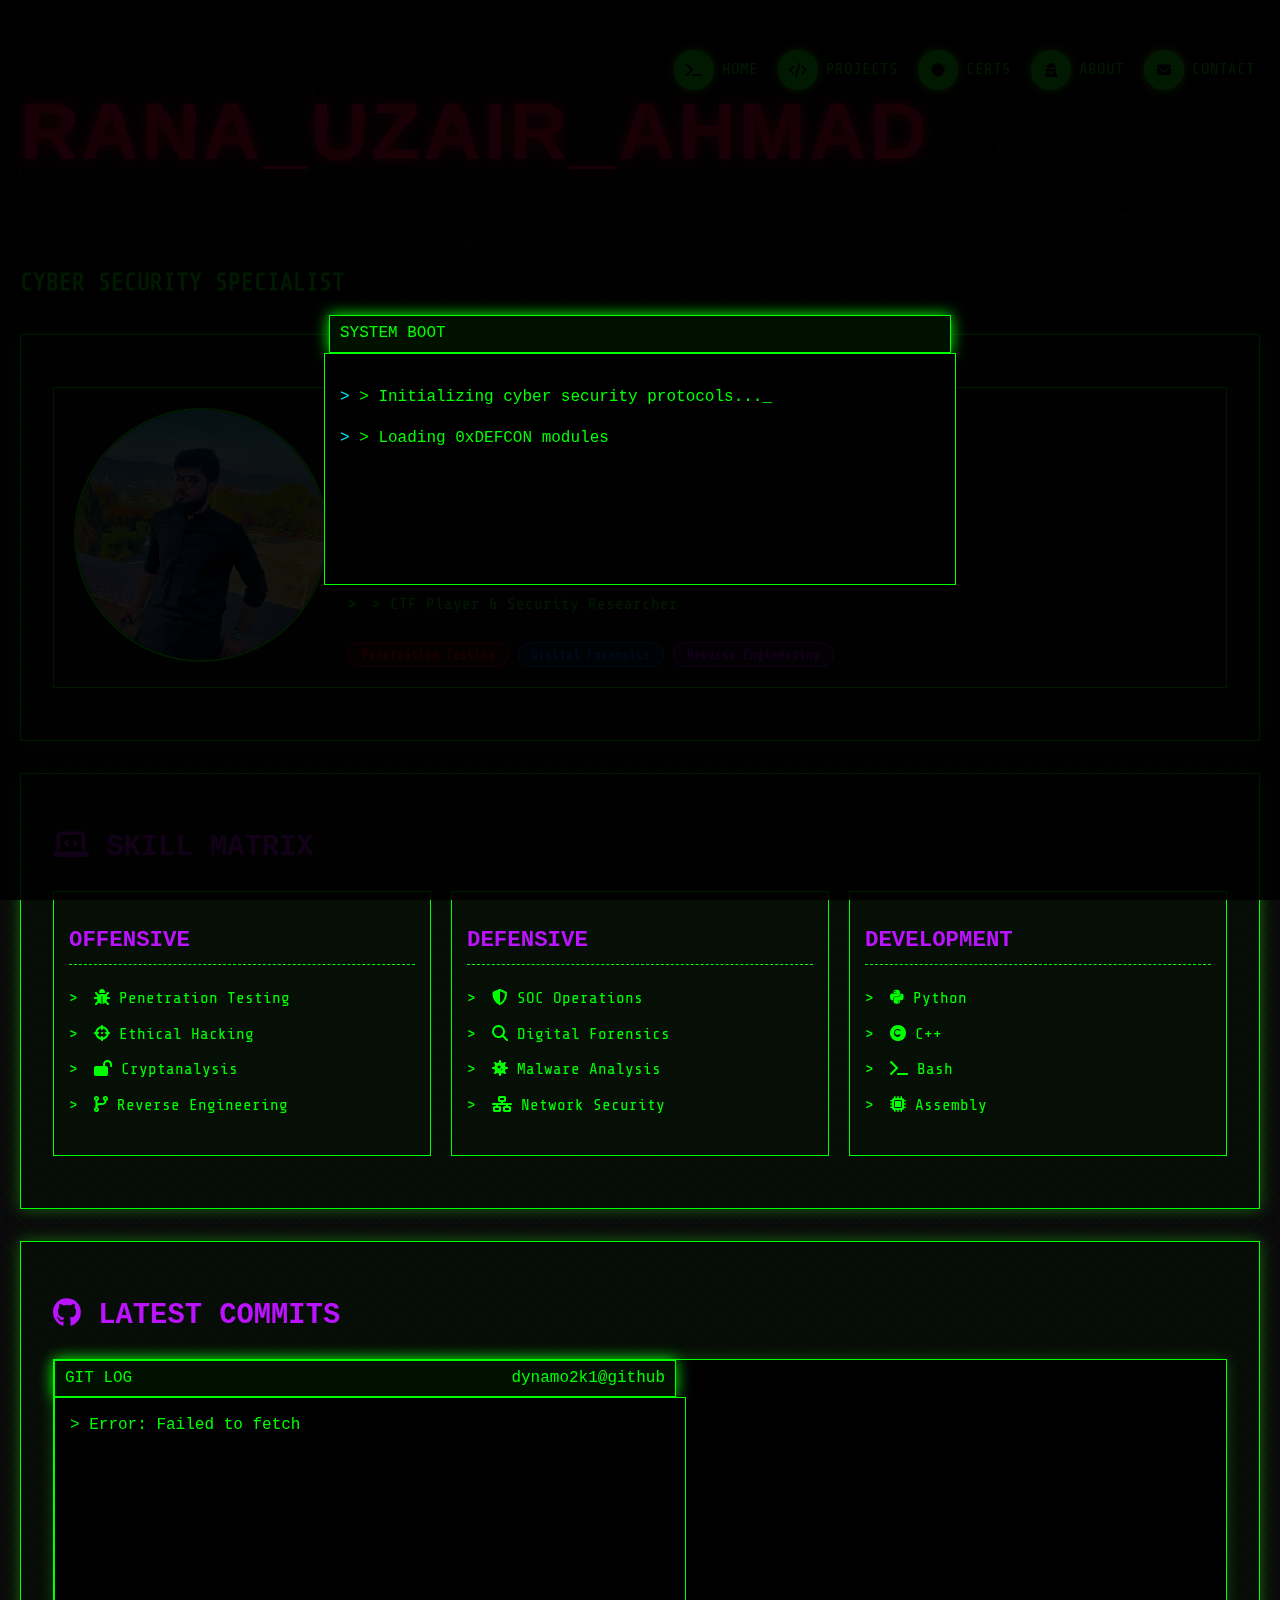
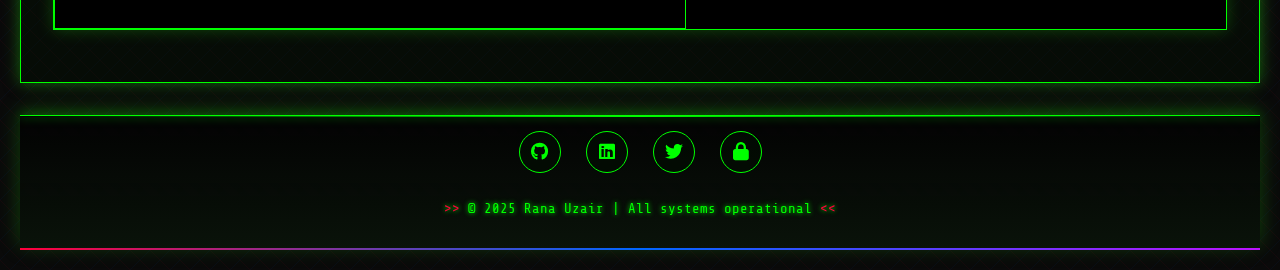
<file: index.html>
<!DOCTYPE html>
<html lang="en">
<head>
    <meta charset="UTF-8">
    <meta name="viewport" content="width=device-width, initial-scale=1.0">
    <title>Rana Uzair | Cyber Security Specialist</title>
    <meta name="description" content="Cyber Security Specialist | Penetration Tester | Digital Forensics Expert">
    <meta name="keywords" content="cyber security, ethical hacking, penetration testing, digital forensics">
    <link rel="stylesheet" href="https://cdnjs.cloudflare.com/ajax/libs/font-awesome/6.4.0/css/all.min.css">
    <link href="https://fonts.googleapis.com/css2?family=Share+Tech+Mono&display=swap" rel="stylesheet">
    <link rel="stylesheet" href="assets/css/style.css">
    <link rel="icon" href="assets/images/favicon.ico" type="image/x-icon">
</head>
<body>
    <!-- Background Effects -->
    <canvas id="matrix"></canvas>
    <div id="particles-js"></div>
    
    <!-- Terminal Loader -->
    <div class="terminal-loader">
        <div class="terminal-header">
            <div class="terminal-title">SYSTEM BOOT</div>
            <div class="terminal-controls">
                <div class="control close"></div>
                <div class="control minimize"></div>
                <div class="control maximize"></div>
            </div>
        </div>
        <div class="terminal-content">
            <!-- Messages will be added dynamically -->
        </div>
    </div>

    <!-- Main Container -->
    <div class="container">
        <!-- Header -->
        <header class="cyber-header">
            <div class="glitch-container">
                <h1 class="glitch" data-text="RANA_UZAIR_AHMAD">RANA_UZAIR_AHMAD</h1>
                <h2 class="cyber-subtitle">CYBER SECURITY SPECIALIST</h2>
            </div>
            <div class="cyber-nav">
                <nav>
                    <ul>
                        <li><a href="index.html" class="nav-link active"><i class="fas fa-terminal"></i> HOME</a></li>
                        <li><a href="projects.html" class="nav-link"><i class="fas fa-code"></i> PROJECTS</a></li>
                        <li><a href="certifications.html" class="nav-link"><i class="fas fa-certificate"></i> CERTS</a></li>
                        <li><a href="about.html" class="nav-link"><i class="fas fa-user-secret"></i> ABOUT</a></li>
                        <li><a href="contact.html" class="nav-link"><i class="fas fa-envelope"></i> CONTACT</a></li>
                    </ul>
                </nav>
            </div>
        </header>

        <!-- Main Content -->
        <main class="cyber-main">
            <!-- Bio Section -->
            <section class="cyber-card">
                <div class="bio-card">
                    <div class="bio-image">
                        <img src="assets/images/Pic.jpeg" alt="Rana Uzair">
                        <div class="status-indicator"></div>
                    </div>
                    <div class="bio-content">
                        <h3><i class="fas fa-user-secret"></i> BIO</h3>
                        <p>> 4th Semester BS Cyber Security @ Air University</p>
                        <p>> SOC Analyst @ National Center of Cyber Security</p>
                        <p>> CTF Player & Security Researcher</p>
                        <div class="cyber-tags">
                            <span class="tag red">Penetration Testing</span>
                            <span class="tag blue">Digital Forensics</span>
                            <span class="tag purple">Reverse Engineering</span>
                        </div>
                    </div>
                </div>
            </section>

            <!-- Skills Section -->
            <section class="cyber-card">
                <h3><i class="fas fa-laptop-code"></i> SKILL MATRIX</h3>
                <div class="skills-grid">
                    <div class="skill-category">
                        <h4>OFFENSIVE</h4>
                        <ul>
                            <li><i class="fas fa-bug"></i> Penetration Testing</li>
                            <li><i class="fas fa-crosshairs"></i> Ethical Hacking</li>
                            <li><i class="fas fa-lock-open"></i> Cryptanalysis</li>
                            <li><i class="fas fa-code-branch"></i> Reverse Engineering</li>
                        </ul>
                    </div>
                    <div class="skill-category">
                        <h4>DEFENSIVE</h4>
                        <ul>
                            <li><i class="fas fa-shield-alt"></i> SOC Operations</li>
                            <li><i class="fas fa-search"></i> Digital Forensics</li>
                            <li><i class="fas fa-virus"></i> Malware Analysis</li>
                            <li><i class="fas fa-network-wired"></i> Network Security</li>
                        </ul>
                    </div>
                    <div class="skill-category">
                        <h4>DEVELOPMENT</h4>
                        <ul>
                            <li><i class="fab fa-python"></i> Python</li>
                            <li><i class="fas fa-copyright"></i> C++</li>
                            <li><i class="fas fa-terminal"></i> Bash</li>
                            <li><i class="fas fa-microchip"></i> Assembly</li>
                        </ul>
                    </div>
                </div>
            </section>

            <!-- GitHub Feed -->
            <section class="cyber-card">
                <h3><i class="fab fa-github"></i> LATEST COMMITS</h3>
                <div id="github-activity" class="terminal-box">
                    <div class="terminal-header">
                        <span>GIT LOG</span>
                        <span>dynamo2k1@github</span>
                    </div>
                    <div class="terminal-content" id="github-content">
                        > Connecting to GitHub API...
                    </div>
                </div>
            </section>
        </main>

        <!-- Footer -->
        <footer class="cyber-footer">
            <div class="social-links">
                <a href="https://github.com/dynamo2k1" target="_blank" aria-label="GitHub"><i class="fab fa-github"></i></a>
                <a href="https://www.linkedin.com/in/rana-uzair-82b8b6223/" target="_blank" aria-label="LinkedIn"><i class="fab fa-linkedin"></i></a>
                <a href="https://twitter.com/yourhandle" target="_blank" aria-label="Twitter"><i class="fab fa-twitter"></i></a>
                <a href="https://tryhackme.com/p/dynamo2k1" target="_blank" aria-label="TryHackMe"><i class="fas fa-lock"></i></a>
            </div>
            <p class="copyright">© 2025 Rana Uzair | All systems operational</p>
        </footer>
    </div>

    <!-- JavaScript Files -->
    <script src="assets/js/particles.js"></script>
    <script src="assets/js/matrix.js"></script>
    <script src="assets/js/terminal.js"></script>
    <script src="assets/js/github.js"></script>
    <script src="assets/js/typewriter.js"></script>
    <script src="assets/js/main.js"></script>
</body>
</html>
</file>
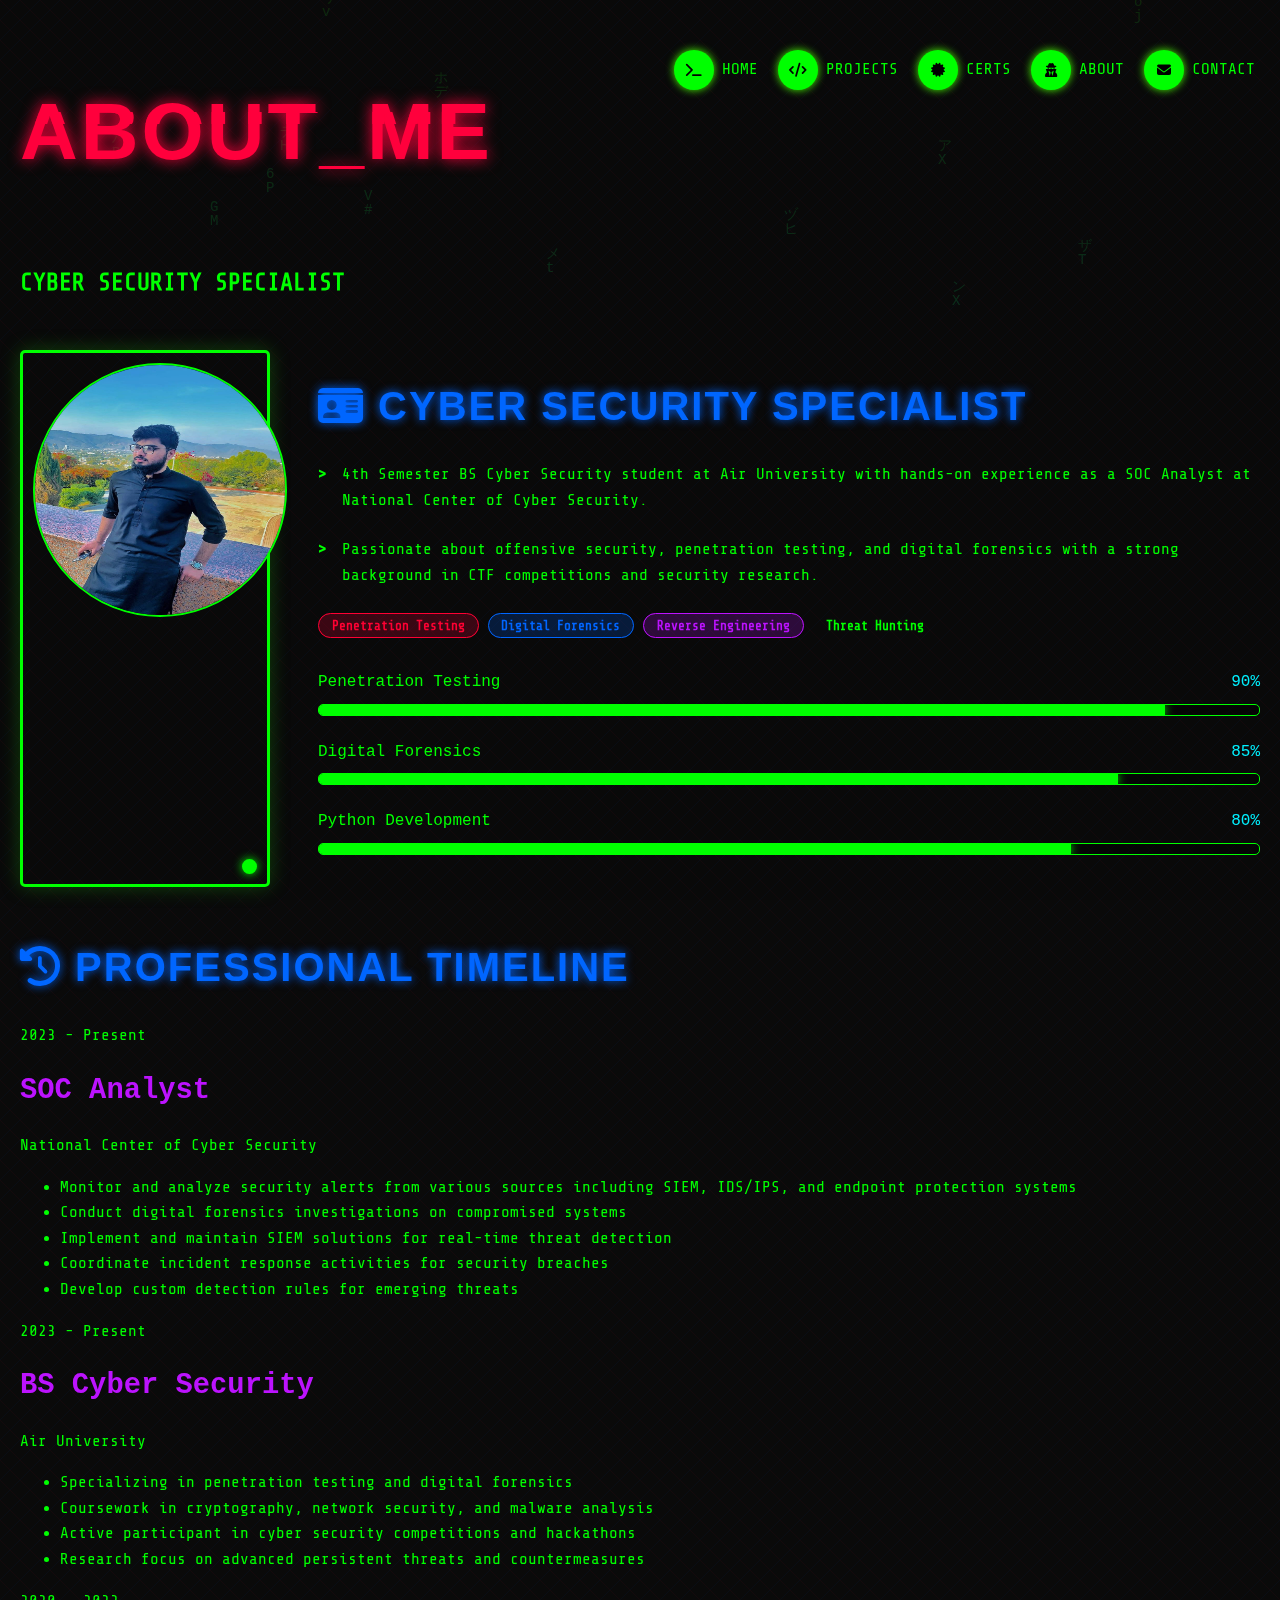
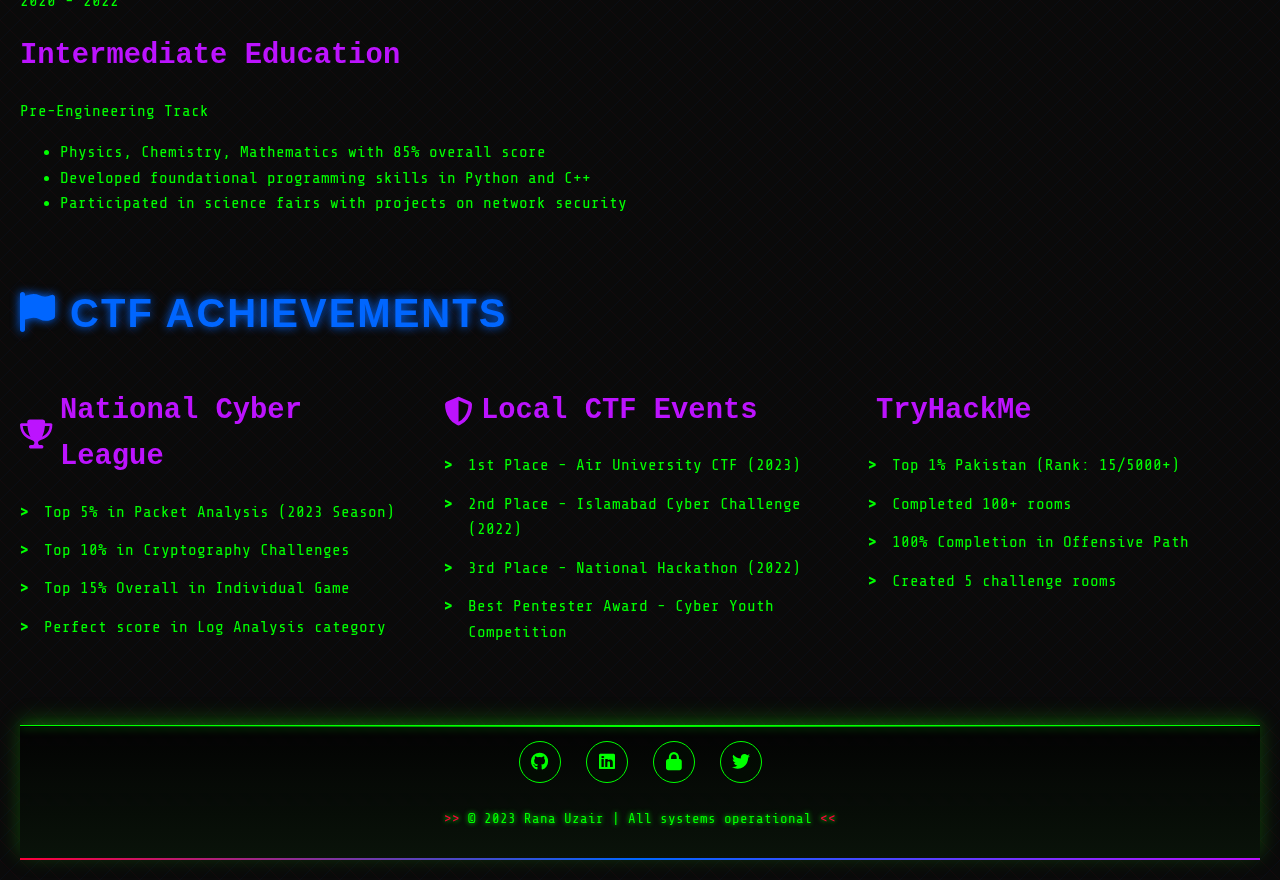
<file: about.html>
<!DOCTYPE html>
<html lang="en">
<head>
    <meta charset="UTF-8">
    <meta name="viewport" content="width=device-width, initial-scale=1.0">
    <title>Rana Uzair | Cyber Security Specialist</title>
    <meta name="description" content="About Rana Uzair - Cyber Security Specialist and SOC Analyst">
    <link rel="stylesheet" href="https://cdnjs.cloudflare.com/ajax/libs/font-awesome/6.4.0/css/all.min.css">
    <link href="https://fonts.googleapis.com/css2?family=Share+Tech+Mono&display=swap" rel="stylesheet">
    <link rel="stylesheet" href="assets/css/style.css">
</head>
<body>
    <canvas id="matrix"></canvas>
    
    <div class="container">
        <header class="cyber-header">
            <div class="glitch-container">
                <h1 class="glitch" data-text="ABOUT_ME">ABOUT_ME</h1>
                <h2 class="cyber-subtitle">CYBER SECURITY SPECIALIST</h2>
            </div>
            <div class="cyber-nav">
                <nav>
                    <ul>
                        <li><a href="index.html" class="nav-link"><i class="fas fa-terminal"></i> HOME</a></li>
                        <li><a href="projects.html" class="nav-link"><i class="fas fa-code"></i> PROJECTS</a></li>
                        <li><a href="certifications.html" class="nav-link"><i class="fas fa-certificate"></i> CERTS</a></li>
                        <li><a href="about.html" class="nav-link active"><i class="fas fa-user-secret"></i> ABOUT</a></li>
                        <li><a href="contact.html" class="nav-link"><i class="fas fa-envelope"></i> CONTACT</a></li>
                    </ul>
                </nav>
            </div>
        </header>

        <main class="cyber-main cyber-about">
            <!-- Bio Section -->
            <section class="bio-section">
                <div class="bio-image-container">
                    <img src="assets/images/Pic.jpeg" alt="Rana Uzair" class="bio-image">
                    <div class="status-indicator"></div>
                </div>
                
                <div class="bio-content">
                    <h2><i class="fas fa-id-card"></i> CYBER SECURITY SPECIALIST</h2>
                    <p>4th Semester BS Cyber Security student at Air University with hands-on experience as a SOC Analyst at National Center of Cyber Security.</p>
                    <p>Passionate about offensive security, penetration testing, and digital forensics with a strong background in CTF competitions and security research.</p>
                    
                    <div class="cyber-tags">
                        <span class="tag red">Penetration Testing</span>
                        <span class="tag blue">Digital Forensics</span>
                        <span class="tag purple">Reverse Engineering</span>
                        <span class="tag green">Threat Hunting</span>
                    </div>
                    
                    <div class="skill-bars">
                        <div class="skill-bar">
                            <div class="skill-info">
                                <span class="skill-name">Penetration Testing</span>
                                <span class="skill-level">90%</span>
                            </div>
                            <div class="skill-bar-bg">
                                <div class="skill-bar-fill" style="width: 90%"></div>
                            </div>
                        </div>
                        
                        <div class="skill-bar">
                            <div class="skill-info">
                                <span class="skill-name">Digital Forensics</span>
                                <span class="skill-level">85%</span>
                            </div>
                            <div class="skill-bar-bg">
                                <div class="skill-bar-fill" style="width: 85%"></div>
                            </div>
                        </div>
                        
                        <div class="skill-bar">
                            <div class="skill-info">
                                <span class="skill-name">Python Development</span>
                                <span class="skill-level">80%</span>
                            </div>
                            <div class="skill-bar-bg">
                                <div class="skill-bar-fill" style="width: 80%"></div>
                            </div>
                        </div>
                    </div>
                </div>
            </section>
            
            <!-- Professional Timeline -->
            <section class="timeline-section">
                <h2><i class="fas fa-history"></i> PROFESSIONAL TIMELINE</h2>
                
                <div class="timeline">
                    <div class="timeline-item">
                        <div class="timeline-date">2023 - Present</div>
                        <h3 class="timeline-title">SOC Analyst</h3>
                        <div class="timeline-subtitle">National Center of Cyber Security</div>
                        <div class="timeline-description">
                            <ul>
                                <li>Monitor and analyze security alerts from various sources including SIEM, IDS/IPS, and endpoint protection systems</li>
                                <li>Conduct digital forensics investigations on compromised systems</li>
                                <li>Implement and maintain SIEM solutions for real-time threat detection</li>
                                <li>Coordinate incident response activities for security breaches</li>
                                <li>Develop custom detection rules for emerging threats</li>
                            </ul>
                        </div>
                    </div>
                    
                    <div class="timeline-item">
                        <div class="timeline-date">2023 - Present</div>
                        <h3 class="timeline-title">BS Cyber Security</h3>
                        <div class="timeline-subtitle">Air University</div>
                        <div class="timeline-description">
                            <ul>
                                <li>Specializing in penetration testing and digital forensics</li>
                                <li>Coursework in cryptography, network security, and malware analysis</li>
                                <li>Active participant in cyber security competitions and hackathons</li>
                                <li>Research focus on advanced persistent threats and countermeasures</li>
                            </ul>
                        </div>
                    </div>
                    
                    <div class="timeline-item">
                        <div class="timeline-date">2020 - 2022</div>
                        <h3 class="timeline-title">Intermediate Education</h3>
                        <div class="timeline-subtitle">Pre-Engineering Track</div>
                        <div class="timeline-description">
                            <ul>
                                <li>Physics, Chemistry, Mathematics with 85% overall score</li>
                                <li>Developed foundational programming skills in Python and C++</li>
                                <li>Participated in science fairs with projects on network security</li>
                            </ul>
                        </div>
                    </div>
                </div>
            </section>
            
            <!-- CTF Achievements -->
            <section class="ctf-section">
                <h2><i class="fas fa-flag"></i> CTF ACHIEVEMENTS</h2>
                
                <div class="ctf-grid">
                    <div class="ctf-card">
                        <h3 class="ctf-title"><i class="fas fa-trophy"></i> National Cyber League</h3>
                        <div class="ctf-achievements">
                            <ul>
                                <li>Top 5% in Packet Analysis (2023 Season)</li>
                                <li>Top 10% in Cryptography Challenges</li>
                                <li>Top 15% Overall in Individual Game</li>
                                <li>Perfect score in Log Analysis category</li>
                            </ul>
                        </div>
                    </div>
                    
                    <div class="ctf-card">
                        <h3 class="ctf-title"><i class="fas fa-shield-alt"></i> Local CTF Events</h3>
                        <div class="ctf-achievements">
                            <ul>
                                <li>1st Place - Air University CTF (2023)</li>
                                <li>2nd Place - Islamabad Cyber Challenge (2022)</li>
                                <li>3rd Place - National Hackathon (2022)</li>
                                <li>Best Pentester Award - Cyber Youth Competition</li>
                            </ul>
                        </div>
                    </div>
                    
                    <div class="ctf-card">
                        <h3 class="ctf-title"><i class="fab fa-tryhackme"></i> TryHackMe</h3>
                        <div class="ctf-achievements">
                            <ul>
                                <li>Top 1% Pakistan (Rank: 15/5000+)</li>
                                <li>Completed 100+ rooms</li>
                                <li>100% Completion in Offensive Path</li>
                                <li>Created 5 challenge rooms</li>
                            </ul>
                        </div>
                    </div>
                </div>
            </section>
        </main>

        <footer class="cyber-footer">
            <div class="social-links">
                <a href="https://github.com/Dynamo2k1" target="_blank" aria-label="GitHub"><i class="fab fa-github"></i></a>
                <a href="https://www.linkedin.com/in/rana-uzair-ahmad-82b8b6223/" target="_blank" aria-label="LinkedIn"><i class="fab fa-linkedin"></i></a>
                <a href="https://tryhackme.com/p/Dynamo2k1" target="_blank" aria-label="TryHackMe"><i class="fas fa-lock"></i></a>
                <a href="https://twitter.com/yourhandle" target="_blank" aria-label="Twitter"><i class="fab fa-twitter"></i></a>
            </div>
            <p class="copyright">© 2023 Rana Uzair | All systems operational</p>
        </footer>
    </div>

    <script src="assets/js/matrix.js"></script>
    <script src="assets/js/terminal.js"></script>
    <script src="assets/js/main.js"></script>
</body>
</html>
</file>
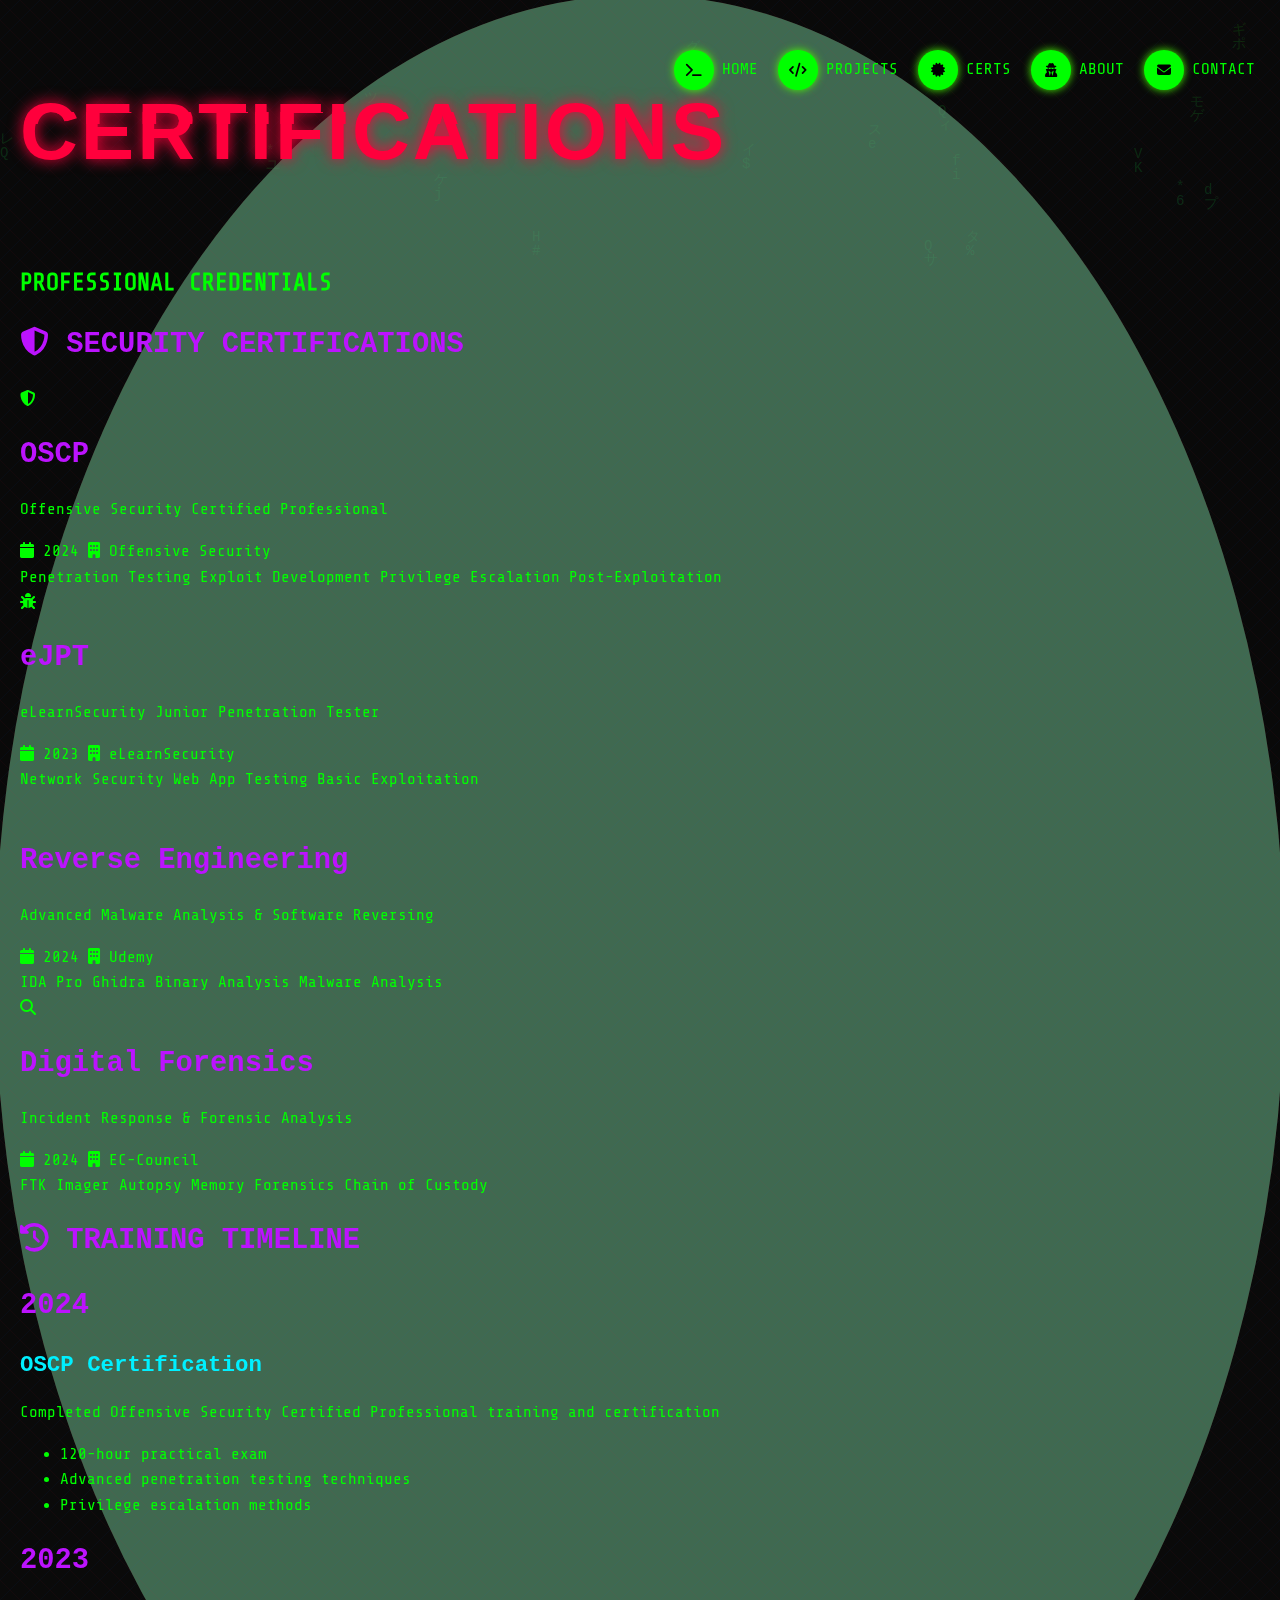
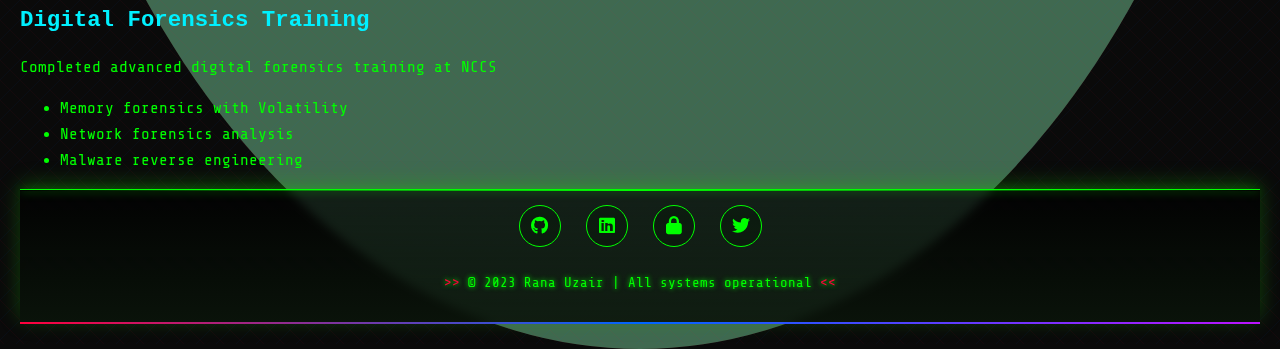
<file: certifications.html>
<!DOCTYPE html>
<html lang="en">
<head>
    <meta charset="UTF-8">
    <meta name="viewport" content="width=device-width, initial-scale=1.0">
    <title>Rana Uzair | Cyber Security Certifications</title>
    <meta name="description" content="Professional Certifications | OSCP | eJPT | CCNA Security">
    <link rel="stylesheet" href="https://cdnjs.cloudflare.com/ajax/libs/font-awesome/6.4.0/css/all.min.css">
    <link href="https://fonts.googleapis.com/css2?family=Share+Tech+Mono&display=swap" rel="stylesheet">
    <link rel="stylesheet" href="assets/css/style.css">
</head>
<body>
    <canvas id="matrix"></canvas>
    <div id="particles-js"></div>
    
    <div class="container">
        <header class="cyber-header">
            <div class="glitch-container">
                <h1 class="glitch" data-text="CERTIFICATIONS">CERTIFICATIONS</h1>
                <h2 class="cyber-subtitle">PROFESSIONAL CREDENTIALS</h2>
            </div>
            <div class="cyber-nav">
                <nav>
                    <ul>
                        <li><a href="index.html" class="nav-link"><i class="fas fa-terminal"></i> HOME</a></li>
                        <li><a href="projects.html" class="nav-link"><i class="fas fa-code"></i> PROJECTS</a></li>
                        <li><a href="certifications.html" class="nav-link active"><i class="fas fa-certificate"></i> CERTS</a></li>
                        <li><a href="about.html" class="nav-link"><i class="fas fa-user-secret"></i> ABOUT</a></li>
                        <li><a href="contact.html" class="nav-link"><i class="fas fa-envelope"></i> CONTACT</a></li>
                    </ul>
                </nav>
            </div>
        </header>

        <main class="cyber-main">
            <div class="cyber-box">
                <h3><i class="fas fa-shield-alt"></i> SECURITY CERTIFICATIONS</h3>
                <div class="certs-grid">
                    <!-- OSCP -->
                    <div class="cert-card">
                        <div class="cert-badge oscp">
                            <i class="fas fa-shield-halved"></i>
                        </div>
                        <div class="cert-content">
                            <h3>OSCP</h3>
                            <p>Offensive Security Certified Professional</p>
                            <div class="cert-meta">
                                <span><i class="fas fa-calendar"></i> 2024</span>
                                <span><i class="fas fa-building"></i> Offensive Security</span>
                            </div>
                            <div class="cert-skills">
                                <span>Penetration Testing</span>
                                <span>Exploit Development</span>
                                <span>Privilege Escalation</span>
                                <span>Post-Exploitation</span>
                            </div>
                        </div>
                    </div>
                    
                    <!-- eJPT -->
                    <div class="cert-card">
                        <div class="cert-badge ejpt">
                            <i class="fas fa-bug"></i>
                        </div>
                        <div class="cert-content">
                            <h3>eJPT</h3>
                            <p>eLearnSecurity Junior Penetration Tester</p>
                            <div class="cert-meta">
                                <span><i class="fas fa-calendar"></i> 2023</span>
                                <span><i class="fas fa-building"></i> eLearnSecurity</span>
                            </div>
                            <div class="cert-skills">
                                <span>Network Security</span>
                                <span>Web App Testing</span>
                                <span>Basic Exploitation</span>
                            </div>
                        </div>
                    </div>
                    
                    <!-- Reverse Engineering -->
                    <div class="cert-card">
                        <div class="cert-badge reverse">
                            <i class="fas fa-binary"></i>
                        </div>
                        <div class="cert-content">
                            <h3>Reverse Engineering</h3>
                            <p>Advanced Malware Analysis & Software Reversing</p>
                            <div class="cert-meta">
                                <span><i class="fas fa-calendar"></i> 2024</span>
                                <span><i class="fas fa-building"></i> Udemy</span>
                            </div>
                            <div class="cert-skills">
                                <span>IDA Pro</span>
                                <span>Ghidra</span>
                                <span>Binary Analysis</span>
                                <span>Malware Analysis</span>
                            </div>
                        </div>
                    </div>
                    
                    <!-- Digital Forensics -->
                    <div class="cert-card">
                        <div class="cert-badge forensics">
                            <i class="fas fa-search"></i>
                        </div>
                        <div class="cert-content">
                            <h3>Digital Forensics</h3>
                            <p>Incident Response & Forensic Analysis</p>
                            <div class="cert-meta">
                                <span><i class="fas fa-calendar"></i> 2024</span>
                                <span><i class="fas fa-building"></i> EC-Council</span>
                            </div>
                            <div class="cert-skills">
                                <span>FTK Imager</span>
                                <span>Autopsy</span>
                                <span>Memory Forensics</span>
                                <span>Chain of Custody</span>
                            </div>
                        </div>
                    </div>
                    
                    <!-- Add more certifications as needed -->
                </div>
            </div>
            
            <!-- Training Timeline -->
            <div class="cyber-box">
                <h3><i class="fas fa-history"></i> TRAINING TIMELINE</h3>
                <div class="timeline">
                    <div class="timeline-item">
                        <h3>2024</h3>
                        <div class="timeline-content">
                            <h4>OSCP Certification</h4>
                            <p>Completed Offensive Security Certified Professional training and certification</p>
                            <ul>
                                <li>120-hour practical exam</li>
                                <li>Advanced penetration testing techniques</li>
                                <li>Privilege escalation methods</li>
                            </ul>
                        </div>
                    </div>
                    
                    <div class="timeline-item">
                        <h3>2023</h3>
                        <div class="timeline-content">
                            <h4>Digital Forensics Training</h4>
                            <p>Completed advanced digital forensics training at NCCS</p>
                            <ul>
                                <li>Memory forensics with Volatility</li>
                                <li>Network forensics analysis</li>
                                <li>Malware reverse engineering</li>
                            </ul>
                        </div>
                    </div>
                </div>
            </div>
        </main>

        <footer class="cyber-footer">
            <div class="social-links">
                <a href="https://github.com/Dynamo2k1" target="_blank" aria-label="GitHub"><i class="fab fa-github"></i></a>
                <a href="https://www.linkedin.com/in/rana-uzair-ahmad-82b8b6223/" target="_blank" aria-label="LinkedIn"><i class="fab fa-linkedin"></i></a>
                <a href="https://tryhackme.com/p/Dynamo2k1" target="_blank" aria-label="TryHackMe"><i class="fas fa-lock"></i></a>
                <a href="https://twitter.com/yourhandle" target="_blank" aria-label="Twitter"><i class="fab fa-twitter"></i></a>
            </div>
            <p class="copyright">© 2023 Rana Uzair | All systems operational</p>
        </footer>
    </div>

    <script src="assets/js/matrix.js"></script>
    <script src="assets/js/terminal.js"></script>
    <script src="assets/js/main.js"></script>
</body>
</html>
</file>
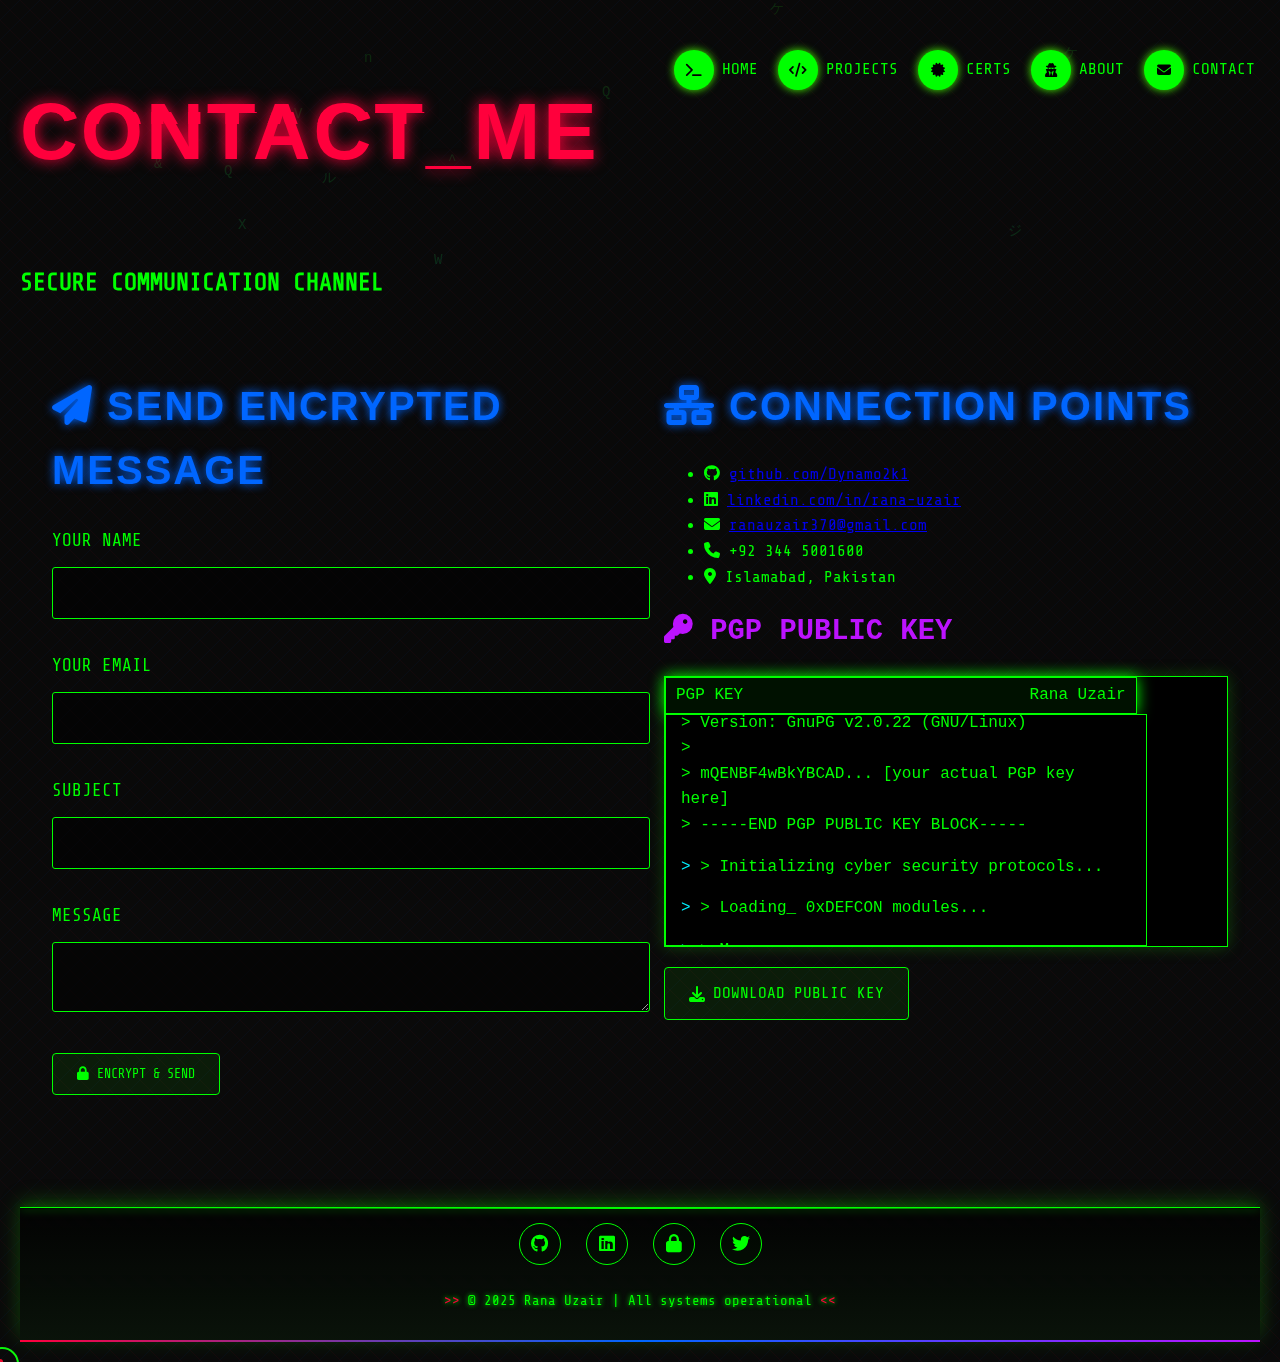
<file: contact.html>
<!DOCTYPE html>
<html lang="en">
<head>
    <meta charset="UTF-8">
    <meta name="viewport" content="width=device-width, initial-scale=1.0">
    <title>Contact Rana Uzair | Cyber Security Specialist</title>
    <meta name="description" content="Contact Rana Uzair - Cyber Security Specialist and SOC Analyst">
    <link rel="stylesheet" href="https://cdnjs.cloudflare.com/ajax/libs/font-awesome/6.4.0/css/all.min.css">
    <link href="https://fonts.googleapis.com/css2?family=Share+Tech+Mono&display=swap" rel="stylesheet">
    <link rel="stylesheet" href="assets/css/style.css">
</head>
<body>
    <canvas id="matrix"></canvas>
    
    <div class="container">
        <header class="cyber-header">
            <div class="glitch-container">
                <h1 class="glitch" data-text="CONTACT_ME">CONTACT_ME</h1>
                <h2 class="cyber-subtitle">SECURE COMMUNICATION CHANNEL</h2>
            </div>
            <div class="cyber-nav">
                <nav>
                    <ul>
                        <li><a href="index.html" class="nav-link"><i class="fas fa-terminal"></i> HOME</a></li>
                        <li><a href="projects.html" class="nav-link"><i class="fas fa-code"></i> PROJECTS</a></li>
                        <li><a href="certifications.html" class="nav-link"><i class="fas fa-certificate"></i> CERTS</a></li>
                        <li><a href="about.html" class="nav-link"><i class="fas fa-user-secret"></i> ABOUT</a></li>
                        <li><a href="contact.html" class="nav-link active"><i class="fas fa-envelope"></i> CONTACT</a></li>
                    </ul>
                </nav>
            </div>
        </header>

        <main class="cyber-main">
            <div class="cyber-box">
                <div class="contact-grid">
                    <!-- Contact Form -->
                    <div class="contact-form">
                        <h2><i class="fas fa-paper-plane"></i> SEND ENCRYPTED MESSAGE</h2>
                        <form id="contactForm" action="https://formspree.io/f/your-form-id" method="POST">
                            <div class="form-group">
                                <label for="name">YOUR NAME</label>
                                <input type="text" id="name" name="name" required>
                            </div>
                            
                            <div class="form-group">
                                <label for="email">YOUR EMAIL</label>
                                <input type="email" id="email" name="email" required>
                            </div>
                            
                            <div class="form-group">
                                <label for="subject">SUBJECT</label>
                                <input type="text" id="subject" name="subject" required>
                            </div>
                            
                            <div class="form-group">
                                <label for="message">MESSAGE</label>
                                <textarea id="message" name="message" required></textarea>
                            </div>
                            
                            <div class="form-group">
                                <button type="submit" class="cyber-button">
                                    <i class="fas fa-lock"></i> ENCRYPT & SEND
                                </button>
                            </div>
                            
                            <div id="formStatus"></div>
                        </form>
                    </div>
                    
                    <!-- Contact Information -->
                    <div class="contact-info">
                        <h2><i class="fas fa-network-wired"></i> CONNECTION POINTS</h2>
                        
                        <ul>
                            <li>
                                <i class="fab fa-github"></i>
                                <a href="https://github.com/Dynamo2k1" target="_blank">github.com/Dynamo2k1</a>
                            </li>
                            <li>
                                <i class="fab fa-linkedin"></i>
                                <a href="https://linkedin.com/in/rana-uzair-82b8b6223/" target="_blank">linkedin.com/in/rana-uzair</a>
                            </li>
                            <li>
                                <i class="fas fa-envelope"></i>
                                <a href="mailto:ranauzair370@gmail.com">ranauzair370@gmail.com</a>
                            </li>
                            <li>
                                <i class="fas fa-phone"></i>
                                <span>+92 344 5001600</span>
                            </li>
                            <li>
                                <i class="fas fa-map-marker-alt"></i>
                                <span>Islamabad, Pakistan</span>
                            </li>
                        </ul>
                        
                        <div class="pgp-key">
                            <h3><i class="fas fa-key"></i> PGP PUBLIC KEY</h3>
                            <div class="terminal-box">
                                <div class="terminal-header">
                                    <span>PGP KEY</span>
                                    <span>Rana Uzair</span>
                                </div>
                                <div class="terminal-content">
                                    > -----BEGIN PGP PUBLIC KEY BLOCK-----<br>
                                    > Version: GnuPG v2.0.22 (GNU/Linux)<br>
                                    > <br>
                                    > mQENBF4wBkYBCAD... [your actual PGP key here]<br>
                                    > -----END PGP PUBLIC KEY BLOCK-----
                                </div>
                            </div>
                            <a href="assets/pgp/key.asc" download class="cyber-button">
                                <i class="fas fa-download"></i> DOWNLOAD PUBLIC KEY
                            </a>
                        </div>
                    </div>
                </div>
            </div>
        </main>

        <footer class="cyber-footer">
            <div class="social-links">
                <a href="https://github.com/Dynamo2k1" target="_blank" aria-label="GitHub"><i class="fab fa-github"></i></a>
                <a href="https://www.linkedin.com/in/rana-uzair-ahmad-82b8b6223/" target="_blank" aria-label="LinkedIn"><i class="fab fa-linkedin"></i></a>
                <a href="https://tryhackme.com/p/Dynamo2k1" target="_blank" aria-label="TryHackMe"><i class="fas fa-lock"></i></a>
                <a href="https://twitter.com/yourhandle" target="_blank" aria-label="Twitter"><i class="fab fa-twitter"></i></a>
            </div>
            <p class="copyright">© 2025 Rana Uzair | All systems operational</p>
        </footer>
    </div>
    <div class="custom-cursor">
        <div class="cursor-outer"></div>
        <div class="cursor-inner"></div>
      </div>
    

    <script src="assets/js/particles.js"></script>
    <script src="assets/js/matrix.js"></script>
    <script src="assets/js/terminal.js"></script>
    <script src="assets/js/github.js"></script>
    <script src="assets/js/typewriter.js"></script>
    <script src="assets/js/main.js"></script>
    <script src="assets/js/cursor.js"></script>
    <script>
        // Form submission handler
        const form = document.getElementById('contactForm');
        const status = document.getElementById('formStatus');
        
        form.addEventListener('submit', function(e) {
            e.preventDefault();
            
            status.innerHTML = '<p class="sending"><i class="fas fa-spinner fa-spin"></i> Encrypting and sending message...</p>';
            
            fetch(form.action, {
                method: 'POST',
                body: new FormData(form),
                headers: {
                    'Accept': 'application/json'
                }
            })
            .then(response => {
                if (response.ok) {
                    status.innerHTML = '<p class="success"><i class="fas fa-check"></i> Message sent successfully!</p>';
                    form.reset();
                } else {
                    throw new Error('Network response was not ok');
                }
            })
            .catch(error => {
                status.innerHTML = '<p class="error"><i class="fas fa-exclamation-triangle"></i> There was a problem sending your message. Please try again or email directly.</p>';
            });
        });
    </script>

</body>
</html>
</file>
<file: assets/css/style.css>
@import url('./components/animations.css');
@import url('./components/cards.css');
@import url('./components/terminal.css');
@import url('./components/projects.css');
@import url('./components/certifications.css');
@import url('./components/contact.css');
@import url('./components/about.css');


/* Main Cyber Theme */
:root {
  /* Core Cyber Colors */
  --matrix-green: #00FF00; /* Vibrant Lime Green */
  --terminal-bg: #0A0A0A; /* Rich Black */
  --terminal-text: #00FF00; /* Vibrant Lime Green */
  --terminal-border: #003300; /* Dark Green */
  --hacker-red: #FF0033; /* Bright Red */
  --cyber-red: #FF003C; /* Vivid Red */
  --cyber-purple: #BC13FE; /* Electric Purple */
  --cyber-blue: #0066FF; /* Bright Blue */
  --cyber-yellow: #F5D90A; /* Neon Yellow */
  --networking-green: #00FF00; /* Vibrant Lime Green */
  --forensics-yellow: #CCCC00; /* Muted Yellow */
  --malware-purple: #800080; /* Classic Purple */
  --social-orange: #FF6600; /* Bright Orange */
  --neon-cyan: #00F0FF; /* Neon Cyan */  

  
  /* UI Elements */
  --dark-layer: rgba(0, 20, 0, 0.3);
  --cyber-box-shadow: 0 0 15px rgba(32, 194, 14, 0.5);
  --cyber-gradient: linear-gradient(90deg, 
    rgba(255, 0, 60, 0) 0%, 
    rgba(255, 0, 60, 0.3) 50%, 
    rgba(255, 0, 60, 0) 100%); 
}

body {
  background-color: var(--terminal-bg);
  color: var(--matrix-green);
  font-family: 'Share Tech Mono', monospace;
  margin: 0;
  padding: 0;
  overflow-x: hidden;
  line-height: 1.6;
}

/* Custom cursor container */
/* ===== Cursor Core Styles ===== */
body, html {
  cursor: none;
}

/* === Custom cursor container === */
.custom-cursor {
  position: fixed;
  width: 30px;
  height: 30px;
  border-radius: 50%;
  pointer-events: none;
  z-index: 9999;
  mix-blend-mode: difference;
  transform: translate(-50%, -50%);
  /* transition: all 0.15s ease; */
}

/* === Outer circle === */
.cursor-outer {
  border: 2px solid var(--matrix-green);
  width: 30px;
  height: 30px;
  position: absolute;
  border-radius: 50%;
  animation: cursorPulse 2s infinite;
  /* transition: all 0.2s ease; */
}

/* === Inner circle === */
.cursor-inner {
  width: 6px;
  height: 6px;
  background-color: var(--cyber-red);
  border-radius: 50%;
  position: absolute;
  top: 50%;
  left: 50%;
  transform: translate(-50%, -50%);
  /* transition: all 0.2s ease; */
}

/* === Cursor Pulse Animation === */
@keyframes cursorPulse {
  0% { transform: scale(1); opacity: 1; }
  50% { transform: scale(1.5); opacity: 0.5; }
  100% { transform: scale(1); opacity: 1; }
}

/* === Click effect === */
.custom-cursor.clicking .cursor-inner {
  transform: translate(-50%, -50%) scale(0.5);
  background-color: var(--matrix-green);
}

/* === Hover effect === */
.custom-cursor.hovering .cursor-outer {
  transform: scale(1.5);
  border-color: var(--cyber-red);
}

/* === Selecting text effect === */
.custom-cursor.selecting .cursor-inner {
  background-color: white;
  width: 2px;
  height: 14px;
}

.custom-cursor.selecting .cursor-outer {
  border-color: white;
  transform: scale(1.2);
}

/* === Link and button hover effect (custom icon cursor) === */
a:hover, button:hover, .clickable:hover {
  cursor: url('data:image/svg+xml;utf8,<svg xmlns="http://www.w3.org/2000/svg" width="24" height="24" viewBox="0 0 24 24"><path fill="%2320c20e" d="M10 20v-6h4v6h5v-8h3L12 3 2 12h3v8z"/></svg>') 12 12, pointer;
}

/* === Text selection highlight effect === */
::selection {
  background: var(--matrix-green);
  color: black;
  text-shadow: none;
}

/* === Terminal-style elements use different cursor shape === */
.terminal-content, .terminal-header, .terminal-content-jpg, .terminal-header-jpg, .skill-category {
  cursor: url('data:image/svg+xml;utf8,<svg xmlns="http://www.w3.org/2000/svg" width="24" height="24" viewBox="0 0 24 24"><rect x="4" y="4" width="16" height="16" fill="none" stroke="%2320c20e" stroke-width="2"/><line x1="4" y1="4" x2="20" y2="20" stroke="%2320c20e" stroke-width="1"/><line x1="20" y1="4" x2="4" y2="20" stroke="%2320c20e" stroke-width="1"/></svg>') 12 12, text;
}

/* Header Setting */

/* target the H1 in your header */
.cyber-header h1 {
  font-family: 'Cyberway', sans-serif;
  font-size: 5rem;           /* ↑ bump this up as needed */
  color: var(--cyber-red);
  text-shadow: 0 0 15px var(--cyber-red);
  margin: 3rem 0;
  letter-spacing: 3px;
  text-transform: uppercase;
  position: relative;
  display: inline-block;
}

/* keep your existing ::after underline if you like */
.cyber-header h1::after {
  content: '';
  position: absolute;
  bottom: -10px;
  left: 0;
  width: 100%;
  height: 4px;
  background: var(--matrix-green);
  box-shadow: 0 0 15px var(--matrix-green);
}




/* Container Setting */
.container {
  position: relative;
  max-width: 1500px;
  margin: 0 auto;
  padding: 20px;
  z-index: 1;
}

.container::after {
  content: '';
  position: absolute;
  top: 0;
  left: 0;
  width: 100%;
  height: 100%;
  background: 
    linear-gradient(45deg, transparent 49%, var(--cyber-red) 50%, transparent 51%),
    linear-gradient(-45deg, transparent 49%, var(--cyber-blue) 50%, transparent 51%);
  background-size: 20px 20px;
  opacity: 0.05;
  pointer-events: none;
  animation: hologram 10s linear infinite;
  z-index: -1;
}



/* HEADINGS  */
.cyber-main h1 {
  font-family: 'Cyberway', sans-serif;
  font-size: 3.5rem;
  color: var(--cyber-red);
  text-shadow: 0 0 15px var(--cyber-red);
  margin: 3rem 0;
  letter-spacing: 3px;
  text-transform: uppercase;
  position: relative;
  display: inline-block;
}

.cyber-main h1::after {
  content: '';
  position: absolute;
  bottom: -10px;
  left: 0;
  width: 100%;
  height: 4px;
  background: var(--matrix-green);
  box-shadow: 0 0 15px var(--matrix-green);
}

.cyber-main h2 {
  font-family: 'Cyberway', sans-serif;
  font-size: 2.5rem;
  color: var(--cyber-blue);
  text-shadow: 0 0 10px var(--cyber-blue);
  margin: 1.5rem 0;
  letter-spacing: 2px;
}

.cyber-main h3 {
  font-family: 'MonoSpaceBold', monospace;
  font-size: 1.8rem;
  color: var(--cyber-purple);
  margin: 1.2rem 0;
}

.cyber-main h4 {
  font-family: 'MonoSpaceBold', monospace;
  font-size: 1.4rem;
  color: var(--neon-cyan);
  margin: 1rem 0;
}

/* Matrix Background */
#matrix {
  position: fixed;
  top: 0;
  left: 0;
  width: 100%;
  height: 100%;
  z-index: -1;
  opacity: 0.15;
}

/* Terminal Loader */
.terminal-loader {
  position: fixed;
  top: 0;
  left: 0;
  width: 100%;
  height: 100%;
  background-color: rgba(0, 0, 0, 0.9);
  display: flex;
  flex-direction: column;
  justify-content: center;
  align-items: center;
  z-index: 1000;
  transition: opacity 1s ease-out;
}

.terminal-header {
  width: 80%;
  max-width: 600px;
  background-color: #001100;
  border: 1px solid var(--matrix-green);
  padding: 10px;
  box-shadow: 0 0 15px var(--matrix-green);
}

.terminal-content {
  width: 80%;
  max-width: 600px;
  height: 200px;
  background-color: #000;
  border: 1px solid var(--matrix-green);
  padding: 20px;
  overflow-y: auto;
  font-family: 'Courier New', monospace;
}

.terminal-header {
  width: 100;
  max-width: 600px;
  background-color: #001100;
  border: 1px solid var(--matrix-green);
  padding: 10px;
  box-shadow: 0 0 15px var(--matrix-green);
}

.terminal-content {
  width: 100;
  max-width: 600px;
  height: 200px;
  background-color: #000;
  border: 1px solid var(--matrix-green);
  padding: 20px;
  overflow-y: auto;
  font-family: 'Courier New', monospace;
}

/* Glitch Effect */
.glitch {
  position: relative;
  font-family: 'Cyberway', sans-serif;
  font-size: 3rem;
  color: var(--matrix-green);
  text-shadow: 0 0 10px var(--matrix-green);
  animation: glitch 2s infinite;
}

.glitch::before, .glitch::after {
  content: attr(data-text);
  position: absolute;
  top: 0;
  left: 0;
  width: 100%;
  height: 100%;
}

.glitch::before {
  left: 2px;
  text-shadow: -2px 0 var(--cyber-red);
  clip: rect(44px, 450px, 56px, 0);
  animation: glitch-anim 5s infinite linear alternate-reverse;
}

.glitch::after {
  left: -2px;
  text-shadow: -2px 0 var(--cyber-blue);
  clip: rect(44px, 450px, 56px, 0);
  animation: glitch-anim2 5s infinite linear alternate-reverse;
}

@keyframes glitch-anim {
  0% { clip: rect(31px, 9999px, 94px, 0); }
  10% { clip: rect(112px, 9999px, 76px, 0); }
  20% { clip: rect(85px, 9999px, 77px, 0); }
  30% { clip: rect(27px, 9999px, 97px, 0); }
  40% { clip: rect(64px, 9999px, 98px, 0); }
  50% { clip: rect(61px, 9999px, 85px, 0); }
  60% { clip: rect(99px, 9999px, 114px, 0); }
  70% { clip: rect(34px, 9999px, 115px, 0); }
  80% { clip: rect(98px, 9999px, 129px, 0); }
  90% { clip: rect(43px, 9999px, 96px, 0); }
  100% { clip: rect(82px, 9999px, 64px, 0); }
}

/* Bio Card */
.bio-card {
  display: flex;
  background: rgba(0, 20, 0, 0.3);
  border: 1px solid var(--matrix-green);
  padding: 20px;
  margin: 20px 0;
  backdrop-filter: blur(5px);
  position: relative;
}

.bio-card::before {
  content: '';
  position: absolute;
  top: 0;
  left: 0;
  right: 0;
  height: 1px;
  background: var(--matrix-green);
  box-shadow: 0 0 10px var(--matrix-green);
  animation: scanline 6s linear infinite;
}

.bio-image {
  width: 250px;
  height: 250px;
  border: 2px solid var(--matrix-green);
  border-radius: 50%;
  overflow: hidden;
  margin-right: 20px;
  position: relative;
}

.bio-image img {
  width: 100%;
  height: 100%;
  object-fit: cover; /* cover ensures the image fills the container */
  display: block;
  border-radius: 50%; /* optional, makes sure image edges are rounded */
}
.status-indicator {
  position: absolute;
  bottom: 10px;
  right: 10px;
  width: 15px;
  height: 15px;
  background-color: #00ff00;
  border-radius: 50%;
  box-shadow: 0 0 10px #00ff00;
  animation: pulse 2s infinite;
}

/* ul styling*/
.cyber-nav ul {
  list-style: none;          /* Remove bullet points */
  margin: 0;                 /* Remove default margin */
  padding: 0;                /* Remove default padding */
  display: flex;             /* Arrange list items horizontally */
  justify-content: flex-end; /* Align items to the right */
  align-items: center;       /* Vertically center items */
}

.cyber-nav {
  position: absolute;        /* Position relative to nearest positioned ancestor */
  top: 40px;                   /* Align to top */
  right: 5px;                 /* Align to right */
  width: auto;              /* Adjust width as needed */
  padding: 10px 20px;       /* Optional padding for spacing */
}

.cyber-nav ul li {
  margin-left: 20px;         /* Space between menu items */
}

.cyber-nav ul li a {
  text-decoration: none;     /* Remove underline */
  color: inherit;            /* Use inherited text color */
  display: flex;             /* For icon and text alignment */
  align-items: center;
}

.cyber-nav ul li a i {
  background-color: #00ff00;   /* Example: neon green background */
  color: #000;                 /* Icon color inside the circle */
  border-radius: 50%;          /* Make it circular */
  padding: 6px;                /* Space inside the circle */
  margin-right: 8px;           /* Space between icon and text */
  font-size: 14px;             /* Adjust icon size */
  display: inline-flex;        /* Make sure padding works properly */
  align-items: center;
  justify-content: center;
  width: 28px;                 /* Fixed width and height for circle */
  height: 28px;
  box-shadow: 0 0 8px #48ff00; /* Optional: glowing effect */
  transition: background-color 0.3s ease;
}

.cyber-nav ul li a:hover i {
  background-color: #234723;   /* Darker green on hover */
  box-shadow: 0 0 12px #326b32;
}


/* Skills Grid */
.skills-grid {
  display: grid;
  grid-template-columns: repeat(auto-fit, minmax(300px, 1fr));
  gap: 20px;
  margin: 20px 0;
}

.skill-category {
  background: rgba(0, 30, 0, 0.2);
  border: 1px solid var(--matrix-green);
  padding: 15px;
}

.skill-category h4 {
  color: var(--cyber-purple);
  border-bottom: 1px dashed var(--matrix-green);
  padding-bottom: 5px;
}

.skill-category ul {
  list-style-type: none;
  padding: 0;
}

.skill-category li {
  padding: 5px 0;
  position: relative;
  padding-left: 25px;
}

.skill-category li::before {
  content: '>';
  position: absolute;
  left: 0;
  color: var(--matrix-green);
}

/* GitHub Terminal */
.terminal-box {
  background: #000;
  border: 1px solid var(--matrix-green);
  margin: 20px 0;
}

.terminal-header {
  background: #001100;
  padding: 5px 10px;
  border-bottom: 1px solid var(--matrix-green);
  display: flex;
  justify-content: space-between;
}

.terminal-content {
  padding: 15px;
  height: 200px;
  overflow-y: auto;
  font-family: 'Courier New', monospace;
}

.terminal-header-jpg {
  background: #001100;
  padding: 5px 10px;
  border-bottom: 1px solid var(--matrix-green);
  display: flex;
  justify-content: space-between;
}

.terminal-content-jpg {
  padding: 15px;
  height: 200px;
  overflow-y: auto;
  font-family: 'Courier New', monospace;
}

/* Animations */
@keyframes scanline {
  0% { top: 0; }
  100% { top: 100%; }
}

@keyframes pulse {
  0% { opacity: 0.5; }
  50% { opacity: 1; }
  100% { opacity: 0.5; }
}

/* Responsive Design */
@media (max-width: 760px) {
  .bio-card {
      flex-direction: column;
      align-items: center;
  }
  
  .bio-image {
      margin-right: 0;
      margin-bottom: 20px;
  }
}

/* Footer */
/* ===== Cyber Footer Styles ===== */
.cyber-footer {
  position: relative;
  bottom: 0;
  left: 0;
  width: 100%;
  background: linear-gradient(to top, rgba(10, 20, 10, 0.9), rgba(0, 0, 0, 0.7));
  backdrop-filter: blur(5px);
  border-top: 1px solid var(--matrix-green);
  box-shadow: 0 -5px 20px rgba(32, 194, 14, 0.3);
  padding: 15px 0;
  z-index: 100;
  display: flex;
  flex-direction: column;
  align-items: center;
  justify-content: center;
}

.cyber-footer::before {
  content: '';
  position: absolute;
  top: 0;
  left: 0;
  width: 100%;
  height: 1px;
  background: linear-gradient(90deg, 
    transparent, 
    var(--matrix-green), 
    transparent);
  box-shadow: 0 0 10px var(--matrix-green);
  animation: scanline 3s linear infinite;
}

.social-links {
  display: flex;
  gap: 25px;
  margin-bottom: 15px;
}

.social-links a {
  position: relative;
  width: 40px;
  height: 40px;
  display: flex;
  align-items: center;
  justify-content: center;
  border-radius: 50%;
  background: rgba(0, 20, 0, 0.3);
  border: 1px solid var(--matrix-green);
  color: var(--matrix-green);
  font-size: 18px;
  transition: all 0.3s ease;
  text-decoration: none;
}

.social-links a:hover {
  background: var(--matrix-green);
  color: black;
  box-shadow: 0 0 15px var(--matrix-green);
  transform: translateY(-3px);
}

.social-links a::after {
  content: attr(aria-label);
  position: absolute;
  bottom: -30px;
  left: 50%;
  transform: translateX(-50%);
  background: rgba(0, 20, 0, 0.8);
  color: var(--matrix-green);
  padding: 3px 8px;
  border-radius: 3px;
  font-size: 12px;
  opacity: 0;
  transition: opacity 0.3s ease;
  white-space: nowrap;
}

.social-links a:hover::after {
  opacity: 1;
}

.copyright {
  color: var(--terminal-text);
  font-family: 'Share Tech Mono', monospace;
  font-size: 14px;
  margin-top: 10px;
  text-shadow: 0 0 5px var(--matrix-green);
  position: relative;
}

.copyright::before {
  content: '>> ';
  color: var(--cyber-red);
}

.copyright::after {
  content: ' <<';
  color: var(--cyber-red);
}

/* Animated border effect */
.cyber-footer::after {
  content: '';
  position: absolute;
  bottom: 0;
  left: 0;
  width: 100%;
  height: 2px;
  background: linear-gradient(90deg, 
    var(--cyber-red),
    var(--cyber-blue),
    var(--cyber-purple),
    var(--neon-cyan),
    var(--cyber-red));
  background-size: 200% 100%;
  animation: gradientFlow 8s linear infinite;
}

@keyframes gradientFlow {
  0% { background-position: 0% 50%; }
  100% { background-position: 200% 50%; }
}


/* Responsive adjustments */
@media (max-width: 768px) {
  .social-links {
    gap: 15px;
  }
  
  .social-links a {
    width: 35px;
    height: 35px;
    font-size: 16px;
  }
  
  .copyright {
    font-size: 12px;
  }
}
</file>
